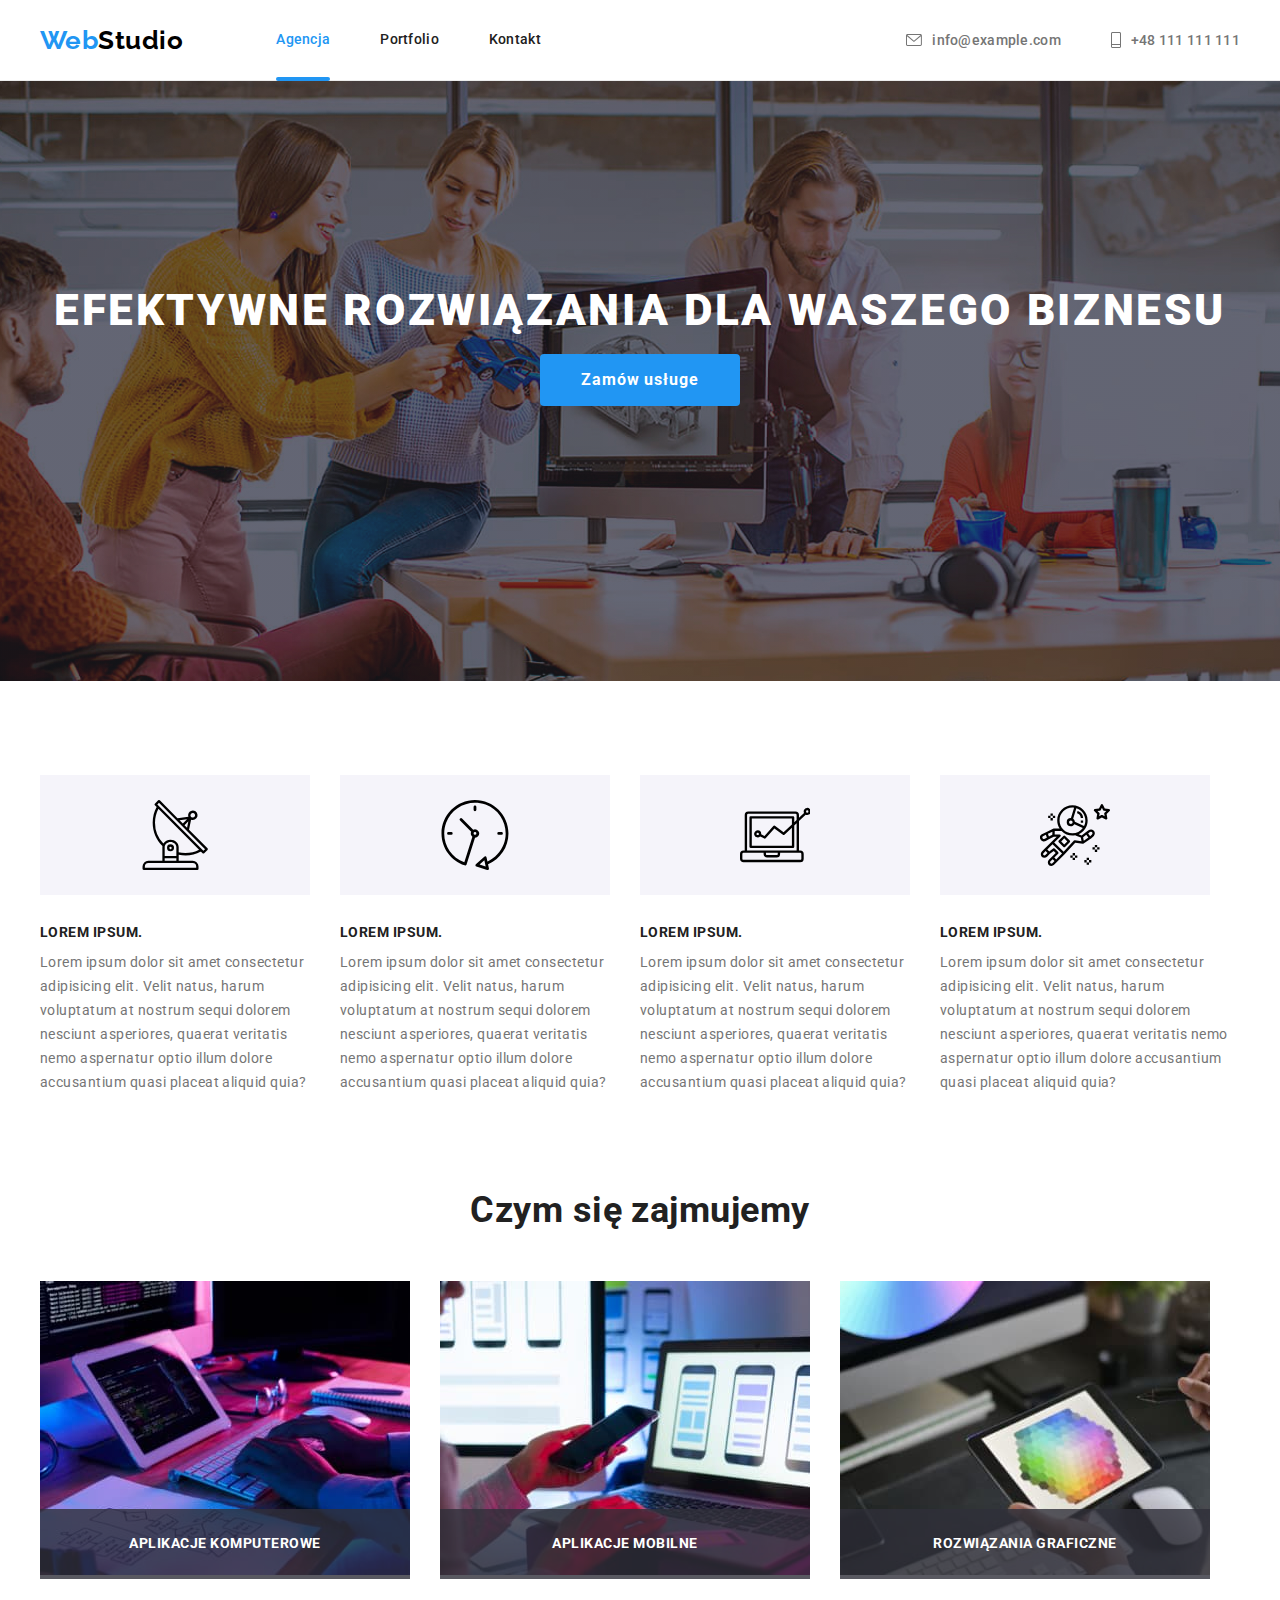
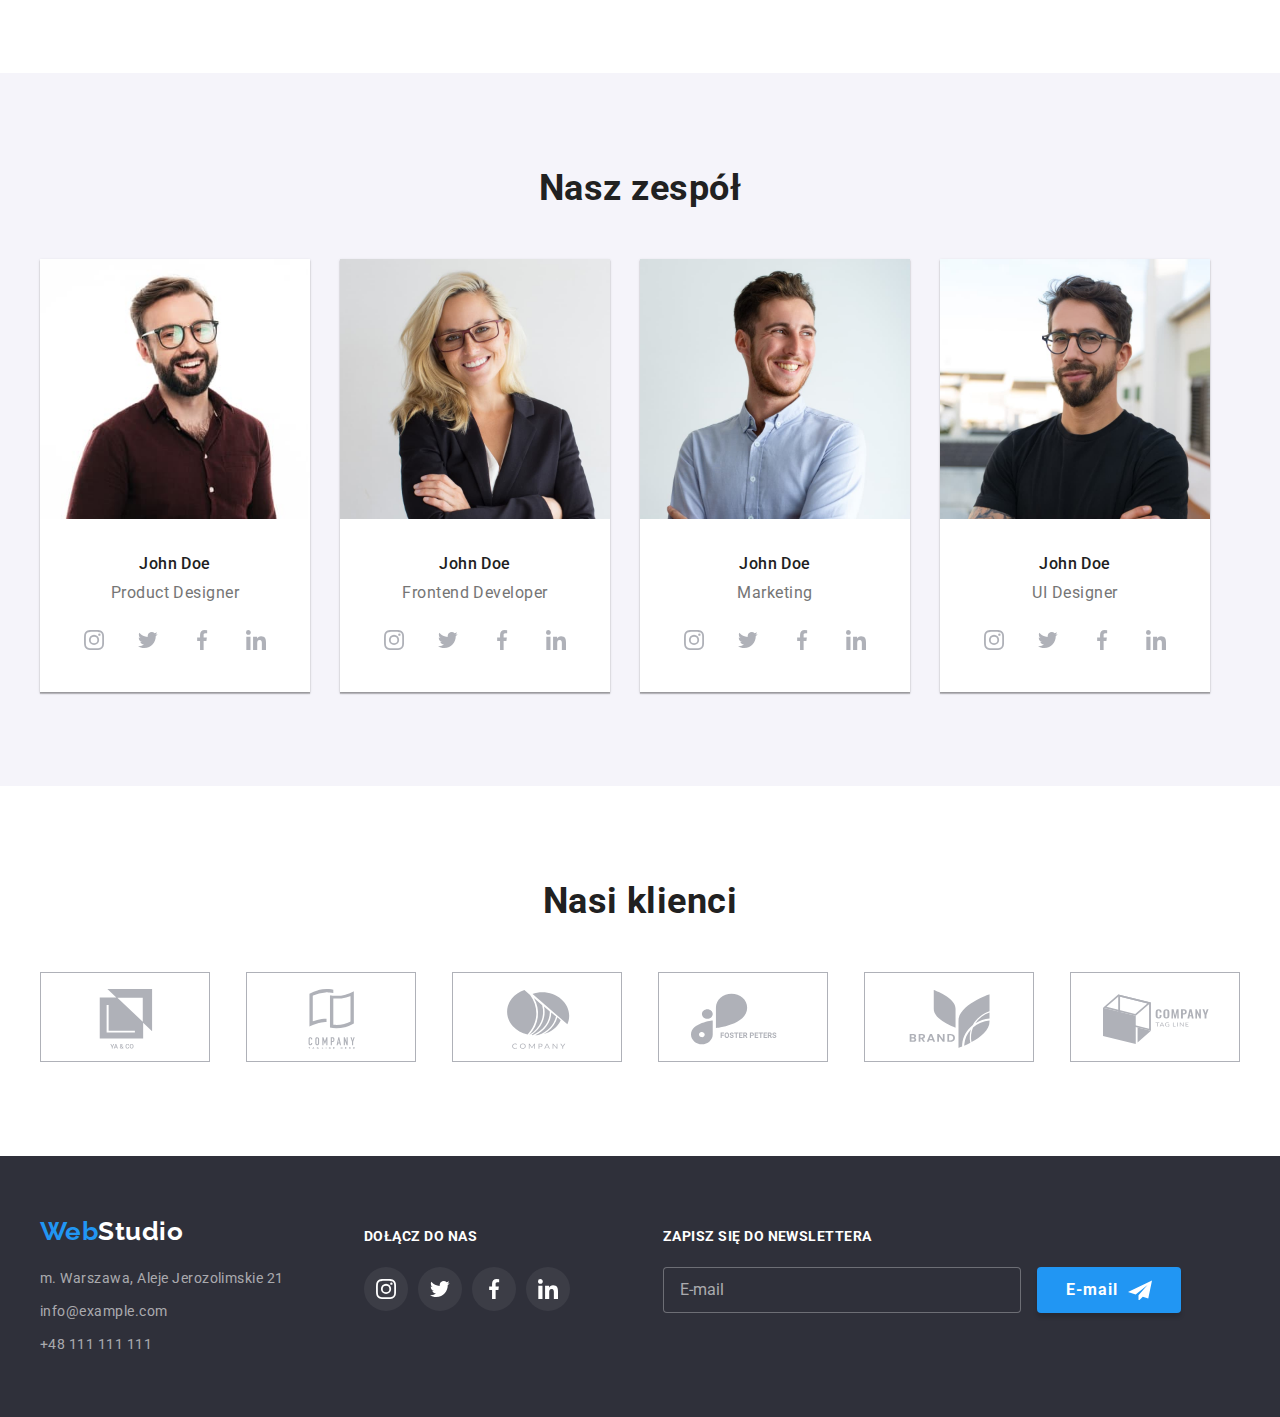
<file: index.html>
<!DOCTYPE html>
<html lang="en">

<head>
  <meta charset="UTF-8" />
  <meta http-equiv="X-UA-Compatible" content="IE=edge" />
  <meta name="viewport" content="width=device-width, initial-scale=1.0" />
  <title>goit-markup-hw-07</title>
  <link href="https://fonts.googleapis.com/css2?family=Raleway:wght@700&family=Roboto:wght@400;500;700;900&display=swap"
    rel="stylesheet" />
  <link rel="stylesheet" href="https://cdnjs.cloudflare.com/ajax/libs/modern-normalize/1.1.0/modern-normalize.css">
  <link rel="stylesheet" href="./css/main.min.css">
</head>

<body>
  <header class="header">
    <div class="container header__section">
      <nav class="header__nav">
      <a href="index.html" class="link logo header__logo">Web<span class="header__logo--black">Studio</span></a>

      <ul class="nav list">
        <li class="nav__item">
          <a href="index.html" class="link nav__link nav__link--current">Agencja</a>
        </li>
        <li class="nav__item">
          <a href="portfolio.html" class="link nav__link">Portfolio</a>
        </li>
        <li class="nav__item"><a href="Kontakt" class="link nav__link">Kontakt</a></li>
      </ul>
      </nav>
      <ul class="header-contact list header-contact__list">
        <li class="header-contact__item">
          <a href="mailto:info@example.com" class="link header-contact__link"><svg class="header-contact__icon" width="16"
              height="12">
              <use href="./images/icons.svg#icon-envelope"></use>
            </svg>info@example.com</a>
        </li>
        <li class="header-contact__item">
          <a href="tel:+48111111111" class="link header-contact__link"><svg class="header-contact__icon" width="10" height="16">
              <use href="./images/icons.svg#icon-mobile"></use>
            </svg>+48 111 111 111</a>
        </li>
      </ul>
    </div>
  </header>
  <main>
    <section class="main">
      <h class="main__title">
        EFEKTYWNE ROZWIĄZANIA DLA WASZEGO BIZNESU
        </h1><br />
        <button class="main__btn" type="button" data-modal-open>Zamów usługe</button>
    </section>
    <section class="features">
      <div class="container">
        <ul class="list features-list">
          <li class="features-list__item">
            <div class="features-list__icon-fon">
              <svg class="features-list__icon" width="70" height="70">
                <use href="./images/icons.svg#icon-antenna"></use>
              </svg>
            </div>
            <h4 class="features-list__title">Lorem ipsum.</h4>
            <p class="features-list__text">
              Lorem ipsum dolor sit amet consectetur adipisicing elit. Velit
              natus, harum voluptatum at nostrum sequi dolorem nesciunt
              asperiores, quaerat veritatis nemo aspernatur optio illum dolore
              accusantium quasi placeat aliquid quia?
            </p>
          </li>
          <li class="features-list__item">
            <div class="features-list__icon-fon">
              <svg class="features-list__icon" width="70" height="70">
                <use href="./images/icons.svg#icon-clock"></use>
              </svg>
            </div>
            <h4 class="features-list__title">Lorem ipsum.</h4>
            <p class="features-list__text">
              Lorem ipsum dolor sit amet consectetur adipisicing elit. Velit
              natus, harum voluptatum at nostrum sequi dolorem nesciunt
              asperiores, quaerat veritatis nemo aspernatur optio illum dolore
              accusantium quasi placeat aliquid quia?
            </p>
          </li>
          <li class="features-list__item">
            <div class="features-list__icon-fon">
              <svg class="features-list__icon" width="70" height="70">
                <use href="./images/icons.svg#icon-diagram"></use>
              </svg>
            </div>
            <h4 class="features-list__title">Lorem ipsum.</h4>
            <p class="features-list__text">
              Lorem ipsum dolor sit amet consectetur adipisicing elit. Velit
              natus, harum voluptatum at nostrum sequi dolorem nesciunt
              asperiores, quaerat veritatis nemo aspernatur optio illum dolore
              accusantium quasi placeat aliquid quia?
            </p>
          </li>
          <li class="features-list__item">
            <div class="features-list__icon-fon">
              <svg class="features-list__icon" width="70" height="70">
                <use href="./images/icons.svg#icon-astronaut"></use>
              </svg>
            </div>
            <h4 class="features-list__title">Lorem ipsum.</h4>
            <p class="features-list__text">
              Lorem ipsum dolor sit amet consectetur adipisicing elit. Velit
              natus, harum voluptatum at nostrum sequi dolorem nesciunt
              asperiores, quaerat veritatis nemo aspernatur optio illum dolore
              accusantium quasi placeat aliquid quia?
            </p>
          </li>
        </ul>
      </div>
    </section>
    <section class="work">
      <div class="container">
        <h2 class="work__title section-title">Czym się zajmujemy</h2>
        <ul class="work-list list">
          <li class="work-list__item">
            <img src="images/ipad_chart_op.jpg" alt="Pisanie kodu na urządzeniach mobilnych" width="370" height="294" />
            <p class="work-list__text">APLIKACJE KOMPUTEROWE</p>
          </li>
          <li class="work-list__item">
            <img src="images/iphone_op.jpg" alt="Układanie layout na urządzenia mobilne" width="370" height="294" />
            <p class="work-list__text">APLIKACJE MOBILNE</p>
          </li>
          <li class="work-list__item">
            <img src="images/ipad_rgb_op.jpg" alt="Wybór kolorów z palety" width="370" height="294" />
            <p class="work-list__text">ROZWIĄZANIA GRAFICZNE</p>
          </li>
        </ul>
      </div>
    </section>
    <section class="team">
      <div class="container">
        <h2 class="section-title team__title">Nasz zespół</h2>
        <ul class="team-list list">
          <li class="team-list__item">
            <img src="images/prod_designer_op.jpg" alt="Product Designer" width="270" height="260" />
            <div class="team-list__workers">
              <h3 class="team-list__worker">John Doe</h3>
              <p class="team-list__possition">Product Designer</p>
              <ul class="team-list__social-list list">
                <li class="team-list__social-item">
                  <a class="team-list__social-link link" href="">
                    <svg class="team-list__social-icon" width="20" height="20">
                      <use href="./images/icons.svg#icon-instagram"></use>
                    </svg>
                  </a>
                </li>

                <li class="team-list__social-item">
                  <a class="team-list__social-link link" href="">
                    <svg class="team-list__social-icon" width="20" height="20">
                      <use href="./images/icons.svg#icon-twitter"></use>
                    </svg>
                  </a>
                </li>

                <li class="team-list__social-item">
                  <a class="team-list__social-link link" href="">
                    <svg class="team-list__social-icon" width="20" height="20">
                      <use href="./images/icons.svg#icon-facebook"></use>
                    </svg>
                  </a>
                </li>

                <li class="team-list__social-item">
                  <a class="team-list__social-link link" href="">
                    <svg class="team-list__social-icon" width="20" height="20">
                      <use href="./images/icons.svg#icon-linkedin"></use>
                    </svg>
                  </a>
                </li>
              </ul>
            </div>
          </li>
          <li class="team-list__item">
            <img src="images/developer_op.jpg" alt="Frontend Developer" width="270" height="260" />
            <div class="team-list__workers">
              <h3 class="team-list__worker">John Doe</h3>
              <p class="team-list__possition">Frontend Developer</p>
              <ul class="team-list__social-list list">
                <li class="team-list__social-item">
                  <a class="team-list__social-link link" href="">
                    <svg class="team-list__social-icon" width="20" height="20">
                      <use href="./images/icons.svg#icon-instagram"></use>
                    </svg>
                  </a>
                </li>

                <li class="team-list__social-item">
                  <a class="team-list__social-link link" href="">
                    <svg class="team-list__social-icon" width="20" height="20">
                      <use href="./images/icons.svg#icon-twitter"></use>
                    </svg>
                  </a>
                </li>

                <li class="team-list__social-item">
                  <a class="team-list__social-link link" href="">
                    <svg class="team-list__social-icon" width="20" height="20">
                      <use href="./images/icons.svg#icon-facebook"></use>
                    </svg>
                  </a>
                </li>

                <li class="team-list__social-item">
                  <a class="team-list__social-link link" href="">
                    <svg class="team-list__social-icon" width="20" height="20">
                      <use href="./images/icons.svg#icon-linkedin"></use>
                    </svg>
                  </a>
                </li>
              </ul>
            </div>
          </li>
          <li class="team-list__item">
            <img src="images/masrketing_op.jpg" alt="Marketing" width="270" height="260" />
            <div class="team-list__workers">
              <h3 class="team-list__worker">John Doe</h3>
              <p class="team-list__possition">Marketing</p>
              <ul class="team-list__social-list list">
                <li class="team-list__social-item">
                  <a class="team-list__social-link link" href="">
                    <svg class="team-list__social-icon" width="20" height="20">
                      <use href="./images/icons.svg#icon-instagram"></use>
                    </svg>
                  </a>
                </li>

                <li class="team-list__social-item">
                  <a class="team-list__social-link link" href="">
                    <svg class="team-list__social-icon" width="20" height="20">
                      <use href="./images/icons.svg#icon-twitter"></use>
                    </svg>
                  </a>
                </li>

                <li class="team-list__social-item">
                  <a class="team-list__social-link link" href="">
                    <svg class="team-list__social-icon" width="20" height="20">
                      <use href="./images/icons.svg#icon-facebook"></use>
                    </svg>
                  </a>
                </li>

                <li class="team-list__social-item">
                  <a class="team-list__social-link link" href="">
                    <svg class="team-list__social-icon" width="20" height="20">
                      <use href="./images/icons.svg#icon-linkedin"></use>
                    </svg>
                  </a>
                </li>
              </ul>
            </div>
          </li>
          <li class="team-list__item">
            <img src="images/ui_designer_op.jpg" alt="UI Designer" width="270" height="260" />
            <div class="team-list__workers">
              <h3 class="team-list__worker">John Doe</h3>
              <p class="team-list__possition">UI Designer</p>
              <ul class="team-list__social-list list">
                <li class="team-list__social-item">
                  <a class="team-list__social-link link" href="">
                    <svg class="team-list__social-icon" width="20" height="20">
                      <use href="./images/icons.svg#icon-instagram"></use>
                    </svg>
                  </a>
                </li>

                <li class="team-list__social-item">
                  <a class="team-list__social-link link" href="">
                    <svg class="team-list__social-icon" width="20" height="20">
                      <use href="./images/icons.svg#icon-twitter"></use>
                    </svg>
                  </a>
                </li>

                <li class="team-list__social-item">
                  <a class="team-list__social-link link" href="">
                    <svg class="team-list__social-icon" width="20" height="20">
                      <use href="./images/icons.svg#icon-facebook"></use>
                    </svg>
                  </a>
                </li>

                <li class="team-list__social-item">
                  <a class="team-list__social-link link" href="">
                    <svg class="team-list__social-icon" width="20" height="20">
                      <use href="./images/icons.svg#icon-linkedin"></use>
                    </svg>
                  </a>
                </li>
              </ul>
      </div>
    </section>
    <section class="client">
      <div class="container">
        <h2 class="client__title">Nasi klienci</h2>
        <ul class="client__list customers list">
          <li class="customer__item">
            <a class="customers__link link" href="">
              <svg class="customers__icon" width="106" height="60">
                <use href="./images/icons.svg#icon-yaco"></use>
              </svg>
            </a>
          </li>

          <li class="customer__item">
            <a class="customers__link link" href="">
              <svg class="customers__icon" width="106" height="60">
                <use href="./images/icons.svg#icon-company"></use>
              </svg>
            </a>
          </li>

          <li class="customer__item">
            <a class="customers__link link" href="">
              <svg class="customers__icon" width="106" height="60">
                <use href="./images/icons.svg#icon-company2"></use>
              </svg>
            </a>
          </li>

          <li class="customer__item">
            <a class="customers__link link" href="">
              <svg class="customers__icon" width="106" height="60">
                <use href="./images/icons.svg#icon-foster"></use>
              </svg>
            </a>
          </li>

          <li class="customer__item">
            <a class="customers__link link" href="">
              <svg class="customers__icon" width="106" height="60">
                <use href="./images/icons.svg#icon-brand"></use>
              </svg>
            </a>
          </li>
          <li class="customer__item">
            <a class="customers__link link" href="">
              <svg class="customers__icon" width="106" height="60">
                <use href="./images/icons.svg#icon-tag"></use>
              </svg>
            </a>
          </li>
        </ul>
      </div>
    </section>
  </main>
  <footer class="footer">
    <div class="container">
      <div class="footer__flex">
        <div class="footer__contacts-flex">
          <a href="index.html" class="link logo">Web<span class="footer__logo--white">Studio</span></a>
          <address class="footer-contact">
            <ul class="list footer-contact__list">
              <li class="footer-contact__item">
                <a
                      class="footer-contact__link footer-contact__address link"
                      href="https://goo.gl/maps/LYXFkN4VjgdhRWMN6"
                      target="_blank"
                      rel="noreferrer noopener"
                      >m. Warszawa, Aleje Jerozolimskie 21</a></li>
              <li class="footer-contact__item">
                <a href="mailto:info@example.com" class="footer-contact__link link">info@example.com</a>
              </li>
              <li class="footer-contact__item">
                <a href="tel:+48111111111" class="link footer-contact__link">+48 111 111 111</a>
              </li>
            </ul>
          </address>
        </div>
        <div class="social-section">
          <p class="social-section__text">DOŁĄCZ DO NAS</p>
          <ul class="footer-list list">
            <li class="footer-list__item">
              <a class="footer-list__link" href="https://www.instagram.com/">
                <svg class="footer-list__icon" width="20" height="20">
                  <use href="./images/icons.svg#icon-instagram"></use>
                </svg>
              </a>
            </li class="footer-list__item">
            <li>
              <a class="footer-list__link" href="https://twitter.com/">
                <svg class="footer-list__icon" width="20" height="20">
                  <use href="./images/icons.svg#icon-twitter"></use>
                </svg>
              </a>
            </li>
            <li class="footer-list__item">
              <a class="footer-list__link" href="https://www.facebook.com/">
                <svg class="footer-list__icon" width="20" height="20">
                  <use href="./images/icons.svg#icon-facebook"></use>
                </svg>
              </a>
            </li>
            <li class="footer-list__item">
              <a class="footer-list__link" href="https://www.linkedin.com/">
                <svg class="footer-list__icon" width="20" height="20">
                  <use href="./images/icons.svg#icon-linkedin"></use>
                </svg>
              </a>
            </li>
          </ul>
        </div>
        <div class="footer-submit">
          <p class="footer-submit__text">ZAPISZ SIĘ DO NEWSLETTERA</p>
          <div class="footer-submit__form">
            <label class="footer-submit__label" for="submit-mail"></label>
            <input class="footer-submit__input" type="email" name="submit-mail" id="submit-mail" placeholder="E-mail">
            <button class="footer-submit__btn" type="submit">E-mail</button>
          </div>
        </div>
      </div>
  </footer>
  <div class="backdrop is-hidden" data-modal>
    <div class="modal">
        <button type="button" class="close-btn" data-modal-close>
          <svg class="modal-icon" width="11" height="11">
            <use href="./images/icons.svg#icon-vector"></use>
          </svg>
        </button>
        <form class="form">
          <span class="form-title">Zostaw swoje dane w formularzu poniżej</span>
               
          <div class="form-field top-title">
            <label class="form-label" for="name">Imie</label>
            <input class="form-input" type="text" name="name" id="name" required>
            <svg class="input-icon" width="12" height="12">
              <use
                  href="./images/icons.svg#icon-name"
              ></use>
            </svg>
          </div>
          <div class="form-field">
            <label class="form-label" for="tel">Telefon</label>
            <input class="form-input" type="tel" name="tel" id="tel" required>
            <svg class="input-icon" width="12" height="12">
              <use
                  href="./images/icons.svg#icon-tel"
              ></use>
            </svg>
          </div>
          <div class="form-field">
            <label class="form-label" for="email">Email</label>
            <input class="form-input" type="email" name="email" id="email" required>
            <svg class="input-icon" width="12" height="12">
              <use
                  href="./images/icons.svg#icon-mail"
              ></use>
            </svg>
          </div>
          <div class="form-field">
            <label class="comment-label" for="comment">Komentarz</label>
            <textarea class="comment" name="comment" id="comment" rows="9" placeholder="Wprowadź tekst"></textarea>
          </div>
          <div class="form-field-chek">
            
            <label class="policy-label" for="policy"></a> 
              <input class="form-checkbox" type="checkbox" name="policy" id="policy" required>
              <span class="icon-chek"></span>
              Oświadczam iż akceptuję <a class="policy-link" href=" ">Regulamin</a>&nbsp;i<a class="policy-link" href="">Politykę Prywatności</a>
            </label>
          </div>
          <button class="form-btn" type="submit">Wyślij</button>
        </form>
    </div>
  </div>
  <script src="./js/modal.js"></script>
</body>

</html>
</file>
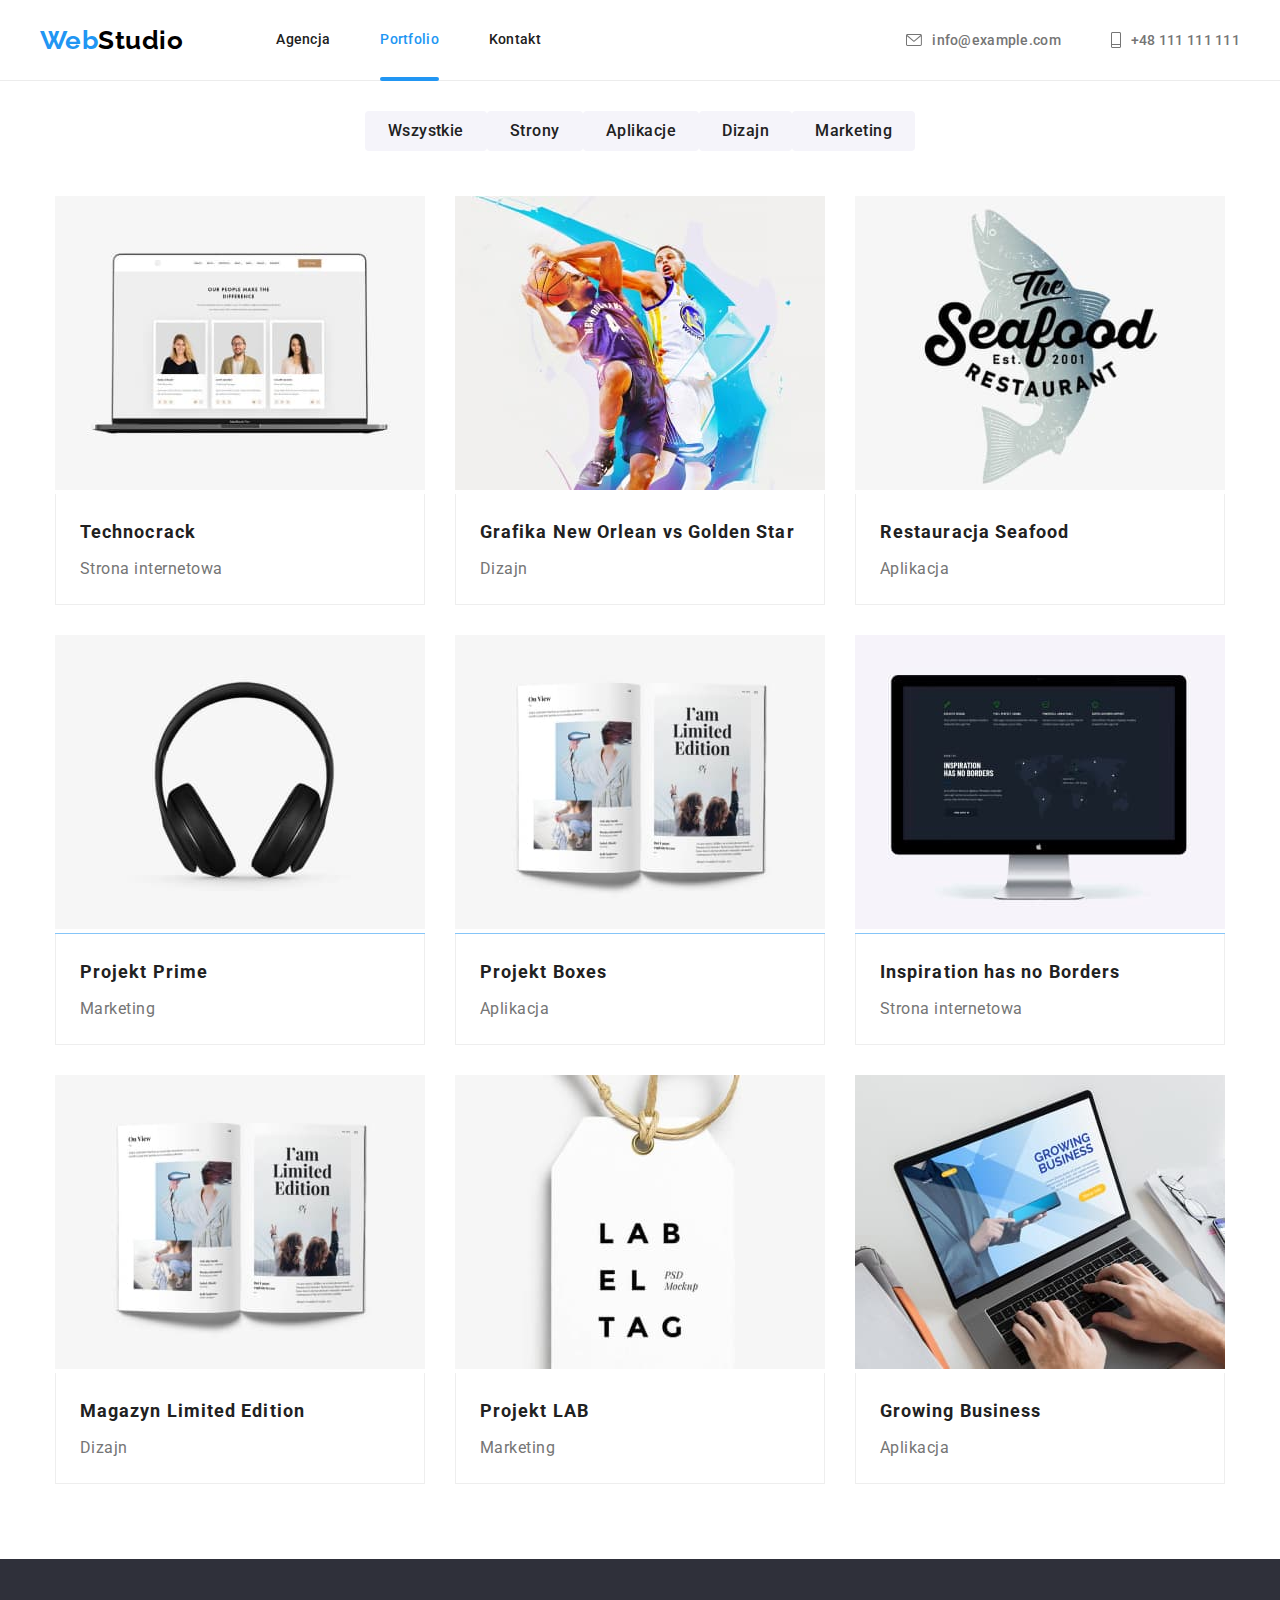
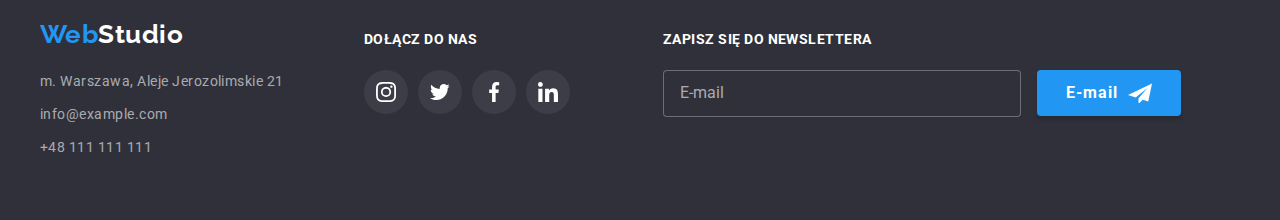
<file: portfolio.html>
<!DOCTYPE html>
<html lang="en">

<head>
  <meta charset="UTF-8" />
  <meta http-equiv="X-UA-Compatible" content="IE=edge" />
  <meta name="viewport" content="width=device-width, initial-scale=1.0" />
  <title>goit-markup-hw-07</title>
  <link href="https://fonts.googleapis.com/css2?family=Raleway:wght@700&family=Roboto:wght@400;500;700;900&display=swap"
    rel="stylesheet" />
  <link rel="stylesheet" href="https://cdnjs.cloudflare.com/ajax/libs/modern-normalize/1.1.0/modern-normalize.css" />
  <link rel="stylesheet" href="./css/main.min.css" />
</head>

<body>
  <header class="header">
    <div class="container header__section">
      <nav class="header__nav">
      <a href="index.html" class="link logo header__logo">Web<span class="header__logo--black">Studio</span></a>

      <ul class="nav list">
        <li class="nav__item">
          <a href="index.html" class="link nav__link">Agencja</a>
        </li>
        <li class="nav__item">
          <a href="portfolio.html" class="link nav__link nav__link--current">Portfolio</a>
        </li>
        <li class="nav__item"><a href="Kontakt" class="link nav__link">Kontakt</a></li>
      </ul>
      </nav>
      <ul class="header-contact list header-contact__list">
        <li class="header-contact__item">
          <a href="mailto:info@example.com" class="link header-contact__link"><svg class="header-contact__icon" width="16"
              height="12">
              <use href="./images/icons.svg#icon-envelope"></use>
            </svg>info@example.com</a>
        </li>
        <li class="header-contact__item">
          <a href="tel:+48111111111" class="link header-contact__link"><svg class="header-contact__icon" width="10" height="16">
              <use href="./images/icons.svg#icon-mobile"></use>
            </svg>+48 111 111 111</a>
        </li>
      </ul>
    </div>
  </header>
  <main>
    <section class="portfolio-section">
      <div class="container">
        <ul class="list portfolio-button__list">
          <li class="portfolio-button-item"><button class="portfolio-button" type="button">Wszystkie</button></li>
          <li class="portfolio-button-item"><button class="portfolio-button" type="button">Strony</button></li>
          <li class="portfolio-button-item"><button class="portfolio-button" type="button">Aplikacje</button></li>
          <li class="portfolio-button-item"><button class="portfolio-button" type="button">Dizajn</button></li>
          <li class="portfolio-button-item"><button class="portfolio-button" type="button">Marketing</button></li>
        </ul>
      </div>
    </section>
    <section>
      <div class="container">
        <ul class="list portfolio-list">
          <li class="portfolio-item">
            <div class="portfolio-description">
              <img src="images/laptop_op.jpg" alt="Laptop" width="370" height="294" />
              <div class="portfolio-overlay">
                <p class="portfolio-description__text">Lorem ipsum dolor sit, amet consectetur adipisicing elit. Animi
                  exercitationem maiores doloremque ut, culpa itaque, laboriosam id, voluptate voluptas molestiae
                  ratione vero accusantium alias odio doloribus at amet dolorem beatae.</p>
              </div>
            </div>
            <div class="portfolio-border">
              <h3 class="portfolio-list__title">Technocrack</h3>
              <p class="portfolio-list__text">Strona internetowa</p>
            </div>
          </li>
          <li class="portfolio-item">
            <div class="portfolio-description">
              <img src="images/basketball_op.jpg" alt="Playing basketball" width="370" height="294" />
              <div class="portfolio-overlay">
                <p class="portfolio-description__text">Lorem ipsum dolor sit, amet consectetur adipisicing elit. Animi
                  exercitationem maiores doloremque ut, culpa itaque, laboriosam id, voluptate voluptas molestiae
                  ratione vero accusantium alias odio doloribus at amet dolorem beatae.</p>
              </div>
            </div>
            <div class="portfolio-border">
              <h3 class="portfolio-list__title">Grafika New Orlean vs Golden Star</h3>
              <p class="portfolio-list__text">Dizajn</p>
            </div>
          </li>
          <li class="portfolio-item">
            <div class="portfolio-description">
              <img src="images/seafood_op.jpg" alt="Seafood poster" width="370" height="294" />
              <div class="portfolio-overlay">
                <p class="portfolio-description__text">Lorem ipsum dolor sit, amet consectetur adipisicing elit. Animi
                  exercitationem maiores doloremque ut, culpa itaque, laboriosam id, voluptate voluptas molestiae
                  ratione vero accusantium alias odio doloribus at amet dolorem beatae.</p>
              </div>
            </div>
            <div class="portfolio-border">
              <h3 class="portfolio-list__title">Restauracja Seafood</h3>
              <p class="portfolio-list__text">Aplikacja</p>
            </div>
          </li>
          <li class="portfolio-item">
            <div class="portfolio-description">
              <img src="images/headphones_op.jpg" alt="Headphones" width="370" height="294" />
              <div class="portfolio-overlay">
                <p class="portfolio-description__text">Lorem ipsum dolor sit, amet consectetur adipisicing elit. Animi
                  exercitationem maiores doloremque ut, culpa itaque, laboriosam id, voluptate voluptas molestiae
                  ratione vero accusantium alias odio doloribus at amet dolorem beatae.</p>
              </div>
            </div>
            <div class="portfolio-border">
              <h3 class="portfolio-list__title">Projekt Prime</h3>
              <p class="portfolio-list__text">Marketing</p>
            </div>
          </li>
          <li class="portfolio-item">
            <div class="portfolio-description">
              <img src="images/book_op.jpg" alt="Box" width="370" height="294" />
              <div class="portfolio-overlay">
                <p class="portfolio-description__text">Lorem ipsum dolor sit, amet consectetur adipisicing elit. Animi
                  exercitationem maiores doloremque ut, culpa itaque, laboriosam id, voluptate voluptas molestiae
                  ratione vero accusantium alias odio doloribus at amet dolorem beatae.</p>
              </div>
            </div>
            <div class="portfolio-border">
              <h3 class="portfolio-list__title">Projekt Boxes</h3>
              <p class="portfolio-list__text">Aplikacja</p>
            </div>
          </li>
          <li class="portfolio-item">
            <div class="portfolio-description">
              <img src="images/imac_op.jpg" alt="iMac" width="370" height="294" />
              <div class="portfolio-overlay">
                <p class="portfolio-description__text">Lorem ipsum dolor sit, amet consectetur adipisicing elit. Animi
                  exercitationem maiores doloremque ut, culpa itaque, laboriosam id, voluptate voluptas molestiae
                  ratione vero accusantium alias odio doloribus at amet dolorem beatae.</p>
              </div>
            </div>
            <div class="portfolio-border">
              <h3 class="portfolio-list__title">Inspiration has no Borders</h3>
              <p class="portfolio-list__text">Strona internetowa</p>
            </div>
          </li>
          <li class="portfolio-item">
            <div class="portfolio-description">
              <img src="images/book_op.jpg" alt="Book" width="370" height="294" />
              <div class="portfolio-overlay">
                <p class="portfolio-description__text">Lorem ipsum dolor sit, amet consectetur adipisicing elit. Animi
                  exercitationem maiores doloremque ut, culpa itaque, laboriosam id, voluptate voluptas molestiae
                  ratione vero accusantium alias odio doloribus at amet dolorem beatae.</p>
              </div>
            </div>
            <div class="portfolio-border">
              <h3 class="portfolio-list__title">Magazyn Limited Edition</h3>
              <p class="portfolio-list__text">Dizajn</p>
            </div>
          </li>
          <li class="portfolio-item">
            <div class="portfolio-description">
              <img src="images/label_op.jpg" alt="Label" width="370" height="294" />
              <div class="portfolio-overlay">
                <p class="portfolio-description__text">Lorem ipsum dolor sit, amet consectetur adipisicing elit. Animi
                  exercitationem maiores doloremque ut, culpa itaque, laboriosam id, voluptate voluptas molestiae
                  ratione vero accusantium alias odio doloribus at amet dolorem beatae.</p>
              </div>
            </div>
            <div class="portfolio-border">
              <h3 class="portfolio-list__title">Projekt LAB</h3>
              <p class="portfolio-list__text">Marketing</p>
            </div>
          </li>
          <li class="portfolio-item">
            <div class="portfolio-description">
              <img src="images/laptop-writing_op.jpg" alt="Writing on laptop" width="370" height="294" />
              <div class="portfolio-overlay">
                <p class="portfolio-description__text">Lorem ipsum dolor sit, amet consectetur adipisicing elit. Animi
                  exercitationem maiores doloremque ut, culpa itaque, laboriosam id, voluptate voluptas molestiae
                  ratione vero accusantium alias odio doloribus at amet dolorem beatae.</p>
              </div>
            </div>
            <div class="portfolio-border">
              <h3 class="portfolio-list__title">Growing Business</h3>
              <p class="portfolio-list__text">Aplikacja</p>
            </div>
          </li>
        </ul>
      </div>
    </section>
  </main>
  <footer class="footer">
    <div class="container">
      <div class="footer__flex">
        <div class="footer__contacts-flex">
          <a href="index.html" class="link logo">Web<span class="footer__logo--white">Studio</span></a>
          <address class="footer-contact">
            <ul class="list footer-contact__list">
              <li class="footer-contact__item">
                <a
                      class="footer-contact__link footer-contact__address link"
                      href="https://goo.gl/maps/LYXFkN4VjgdhRWMN6"
                      target="_blank"
                      rel="noreferrer noopener"
                      >m. Warszawa, Aleje Jerozolimskie 21</a></li>
              <li class="footer-contact__item">
                <a href="mailto:info@example.com" class="footer-contact__link link">info@example.com</a>
              </li>
              <li class="footer-contact__item">
                <a href="tel:+48111111111" class="link footer-contact__link">+48 111 111 111</a>
              </li>
            </ul>
          </address>
        </div>
        <div class="social-section">
          <p class="social-section__text">DOŁĄCZ DO NAS</p>
          <ul class="footer-list list">
            <li class="footer-list__item">
              <a class="footer-list__link" href="https://www.instagram.com/">
                <svg class="footer-list__icon" width="20" height="20">
                  <use href="./images/icons.svg#icon-instagram"></use>
                </svg>
              </a>
            </li class="footer-list__item">
            <li>
              <a class="footer-list__link" href="https://twitter.com/">
                <svg class="footer-list__icon" width="20" height="20">
                  <use href="./images/icons.svg#icon-twitter"></use>
                </svg>
              </a>
            </li>
            <li class="footer-list__item">
              <a class="footer-list__link" href="https://www.facebook.com/">
                <svg class="footer-list__icon" width="20" height="20">
                  <use href="./images/icons.svg#icon-facebook"></use>
                </svg>
              </a>
            </li>
            <li class="footer-list__item">
              <a class="footer-list__link" href="https://www.linkedin.com/">
                <svg class="footer-list__icon" width="20" height="20">
                  <use href="./images/icons.svg#icon-linkedin"></use>
                </svg>
              </a>
            </li>
          </ul>
        </div>
        <div class="footer-submit">
          <p class="footer-submit__text">ZAPISZ SIĘ DO NEWSLETTERA</p>
          <div class="footer-submit__form">
            <label class="footer-submit__label" for="submit-mail"></label>
            <input class="footer-submit__input" type="email" name="submit-mail" id="submit-mail" placeholder="E-mail">
            <button class="footer-submit__btn" type="submit">E-mail</button>
          </div>
        </div>
      </div>
  </footer>
  <script src="js/modal.js"></script>
</body>

</html>
</file>
<file: css/main.min.css>
:root{--primary-text-color: #212121;--secondary-text-color: #757575;--white-text-color: #ffffff;--accent-color: #2196f3;--black-logo-color: #000000;--footer-text-color: rgba(255, 255, 255, 0.6);--white-background-color: #ffffff;--hero-background-color: #2f303a;--team-background-color: #f5f4fa}.portfolio-section{padding-top:30px;padding-bottom:30px}.portfolio-button__list{display:flex;justify-content:center}.portfolio-button__item:not(:last-child){margin-right:8px}.portfolio-item:hover .portfolio-overlay{transform:translateY(0)}.portfolio-description{position:relative;overflow:hidden}.portfolio-overlay{position:absolute;display:inline-block;content:"";width:100%;height:100%;top:0;left:0;background-color:rgba(33,150,243,.9);transform:translateY(100%);transition:transform 250ms cubic-bezier(0.4, 0, 0.2, 1)}.portfolio-description__text{position:absolute;top:0;left:0;padding:63px 24px;font-size:18px;line-height:1.56;color:var(--white-text-color)}.portfolio-button{display:inline-block;min-width:73px;border-radius:4px;border:1px solid rgba(0,0,0,0);padding:6px 22px;font-family:"Roboto";font-weight:500;font-size:16px;line-height:1.63;letter-spacing:.03em;text-align:center;background-color:var(--team-background-color);color:var(--primary-text-color);cursor:pointer;transition:background-color 250ms cubic-bezier(0.4, 0, 0.2, 1),color 250ms cubic-bezier(0.4, 0, 0.2, 1),box-shadow 250ms cubic-bezier(0.4, 0, 0.2, 1)}.portfolio-button:hover,.portfolio-button:focus{background-color:var(--accent-color);color:var(--white-text-color);box-shadow:0px 3px 1px rgba(0,0,0,.1),0px 1px 2px rgba(0,0,0,.08),0px 2px 2px rgba(0,0,0,.12)}.portfolio-list{display:flex;flex-wrap:wrap;justify-content:space-between;padding-bottom:60px}.portfolio-item{margin:15px;transition:box-shadow 250ms cubic-bezier(0.4, 0, 0.2, 1)}.portfolio-item:hover,.portfolio-item:focus{box-shadow:0px 3px 1px rgba(0,0,0,.1),0px 1px 2px rgba(0,0,0,.08),0px 2px 2px rgba(0,0,0,.12)}.portfolio-border{border:1px solid #eee;border-top:rgba(0,0,0,0);padding:20px 24px}.portfolio-list__title{font-weight:700;font-size:18px;line-height:2;letter-spacing:.06em}.portfolio-list__text{margin-top:4px;font-size:16px;line-height:1.87;color:var(--secondary-text-color)}.container{width:1200px;margin-left:auto;margin-right:auto}body{font-family:"Roboto";letter-spacing:.03em;background-color:var(--white-background-color);color:var(--primary-text-color)}.list{list-style:none}.link{text-decoration:none}h1,h2,h3,h4,h5,h6,p,ul{margin:0;padding:0}.logo{font-family:"Raleway";font-weight:700;font-size:26px;line-height:1.19;align-items:center;text-align:center;color:var(--accent-color)}.backdrop{position:fixed;display:flex;align-items:center;justify-content:center;width:100vw;height:100vh;background-color:rgba(0,0,0,.2);top:0;transition:opacity 250ms cubic-bezier(0.4, 0, 0.2, 1),visibility 250ms cubic-bezier(0.4, 0, 0.2, 1)}.backdrop.is-hidden{opacity:0;visibility:hidden;pointer-events:none}.backdrop.is-hidden .modal{transform:scale(2)}.modal{width:528px;min-height:581px;background-color:#fff;position:relative;transform:scale(1);transition:transform 250ms cubic-bezier(0.4, 0, 0.2, 1)}.modal-icon{fill:var(--black-logo-color);transition:fill 250ms cubic-bezier(0.4, 0, 0.2, 1)}.close-btn{position:absolute;display:flex;align-items:center;justify-content:center;right:8px;top:8px;background-color:rgba(0,0,0,0);border-radius:50%;width:30px;height:30px;border:1px solid rgba(0,0,0,.1);cursor:pointer}.close-btn:hover .modal-icon{fill:var(--accent-color)}.form{width:528px;margin-left:auto;margin-right:auto;padding:40px}.form-title{font-weight:700;font-size:20px;line-height:1.15;text-align:center}.top-title{margin-top:12px}.form-field{position:relative;display:flex;flex-direction:column;margin-bottom:10px}.form-label,.comment-label{font-size:12px;line-height:1.17;letter-spacing:.01em;color:var(--secondary-text-color);margin-bottom:4px}.form-input{width:100%;margin:0;padding:11px 42px;border:1px solid rgba(33,33,33,.2);border-radius:4px;outline:none;transition:border-color 250ms cubic-bezier(0.4, 0, 0.2, 1)}.form-input:focus{border-color:var(--accent-color)}.form-input:focus~.input-icon{fill:var(--accent-color)}.input-icon{position:absolute;top:50%;left:15px;transform:translateY(25%);display:inline-block;width:12px;height:12px;transition:fill 250ms cubic-bezier(0.4, 0, 0.2, 1)}textarea{resize:none;border:1px solid rgba(33,33,33,.2);border-radius:4px;padding:12px 16px;font-size:12px;line-height:1.17;letter-spacing:.01em;height:120px;outline:none;transition:border-color 250ms cubic-bezier(0.4, 0, 0.2, 1)}textarea:focus{border-color:var(--accent-color)}.comment::placeholder{font-size:12px;line-height:1.17;letter-spacing:.01em;color:#757575}.form-field-chek{padding-left:14px;margin-top:25px;margin-bottom:30px}.icon-chek{display:inline-block;width:16px;height:15px;border:2px solid #212121;border-radius:2px;margin-right:7px}.form-checkbox{position:absolute;width:1px;height:1px;margin:-1px;padding:0;overflow:hidden;border:0;clip:rect(0 0 0 0)}.form-checkbox:checked+.icon-chek{background-image:url(../images/icon-check.svg);background-position:center;background-repeat:no-repeat;background-color:var(--accent-color);background-origin:border-box;border-color:var(--accent-color)}.policy-label{display:flex;align-items:center;font-size:14px;line-height:1.71;color:var(--secondary-text-color)}.policy-link{margin-left:4px;color:#2196f3}.form-btn{display:flex;align-items:center;justify-content:center;margin:0 auto;padding:10px 56px;border:none;border-radius:4px;text-align:center;text-decoration:none;font-family:"Roboto";font-style:normal;font-weight:700;font-size:16px;line-height:1.87;letter-spacing:.06em;cursor:pointer;background-color:var(--accent-color);box-shadow:0px 4px 4px rgba(0,0,0,.15);color:var(--white-text-color);transition:background-color 250ms cubic-bezier(0.4, 0, 0.2, 1)}.form-btn:focus,.form-btn:hover{background-color:#188ce8}.section-title{font-weight:700;font-size:36px;line-height:1.17;text-align:center;color:var(--primary-text-color)}.client{padding-top:94px;padding-bottom:94px}.client__title{margin-bottom:50px;font-weight:700;font-size:36px;line-height:1.17;text-align:center}.client__list{padding:0;margin:0;list-style:none;justify-content:space-between;align-items:center}.customers{display:flex}.customers__item{width:170px;height:90px;transition:border-color 250ms cubic-bezier(0.4, 0, 0.2, 1),color 250ms cubic-bezier(0.4, 0, 0.2, 1)}.customers__item:not(:last-child){margin-right:30px}.customers__item:focus,.customers__item:hover{color:var(--accent-color);border-color:var(--accent-color)}.customers__link{display:block;width:170px;height:90px;border:1px solid #afb1b8;color:#afb1b8;background-color:#fff;padding:16px 32px;transition:border-color 250ms cubic-bezier(0.4, 0, 0.2, 1),color 250ms cubic-bezier(0.4, 0, 0.2, 1)}.customers__link:focus,.customers__link:hover{color:var(--accent-color);border-color:var(--accent-color)}.customers__icon{fill:currentColor}.features{padding-top:94px;padding-bottom:94px}.features-list{display:flex}.features-list__item:not(:last-child){margin-right:30px;max-width:270px}.features-list__icon-fon{display:flex;width:270px;height:120px;align-items:center;justify-content:center;flex-direction:column;margin-bottom:30px;background-color:var(--team-background-color)}.features-list__icon{align-items:center}.features-list__title{margin-bottom:10px;font-weight:700;font-size:14px;line-height:1.14;text-transform:uppercase}.features-list__text{font-size:14px;line-height:1.71;color:var(--secondary-text-color)}.footer{padding-top:60px;padding-bottom:60px;background-color:var(--hero-background-color)}.footer__flex{display:flex;margin:0;padding:0;list-style:none}.footer__logo--white{color:var(--white-text-color)}.footer-contact{margin-top:20px}.footer-contact__address{color:var(--white-text-color)}.footer-contact__item{margin-top:9px}.footer-contact__link{font-style:normal;font-size:14px;line-height:1.71;color:var(--footer-text-color);transition:color 250ms cubic-bezier(0.4, 0, 0.2, 1)}.footer-contact__link:hover,.footer-contact__link:focus{color:var(--accent-color)}.social-section{margin-left:80px;width:206px}.social-section__text{padding:20px 0px 10px 0px;margin-bottom:20px;font-weight:700;font-size:14px;line-height:1.14px;text-transform:uppercase;color:var(--white-text-color)}.footer-list{display:flex;justify-content:space-between;align-items:center;padding:0;margin-top:0;list-style:none}.footer-list__item{width:44px;height:44px}.footer-list__link{display:block;width:44px;height:44px;border-radius:50%;color:#fff;background-color:rgba(255,255,255,.062745098);transition:background-color 250ms cubic-bezier(0.4, 0, 0.2, 1),color 250ms cubic-bezier(0.4, 0, 0.2, 1)}.footer-list__link:hover,.footer-list__link:focus{color:#fff;background-color:var(--accent-color)}.footer-list__icon{margin:12px 0px 0px 12px;fill:currentColor}.footer-submit{margin-left:93px}.footer-submit__text{padding:20px 0px 10px 0px;margin-bottom:20px;font-weight:700;font-size:14px;line-height:1.14px;text-transform:uppercase;color:var(--white-text-color)}.footer-submit__input{width:358px;margin:0;padding:13px 16px;border-radius:4px;border:1px solid rgba(255,255,255,.3);background-color:var(--hero-background-color);color:var(--white-text-color)}.footer-submit__input::placeholder{font-size:16px;line-height:1.25;color:rgba(255,255,255,.6)}.footer-submit__btn{display:inline-flex;align-items:center;justify-content:center;border:none;margin:0;padding:8px 29px;border-radius:4px;background-color:var(--accent-color);box-shadow:0px 4px 4px rgba(0,0,0,.15);color:var(--white-text-color);font-family:"Roboto";font-style:normal;font-weight:700;font-size:16px;line-height:1.87;letter-spacing:.06em;cursor:pointer;min-height:43px;margin-left:12px}.footer-submit__btn::after{content:"";display:inline-block;width:24px;height:20px;margin-left:10px;background-image:url(../images/send.svg)}.header{border-bottom:1px solid #ececec}.header__section{display:flex;align-items:center}.header__nav{display:flex;align-items:center}.header__logo{margin-right:93px}.header__logo--black{color:var(--black-logo-color)}.nav{display:flex}.nav__item:not(:last-child){margin-right:50px}.nav__link{display:block;padding-top:32px;padding-bottom:32px;font-weight:500;font-size:14px;line-height:1.14;letter-spacing:.02em;color:var(--primary-text-color);position:relative;transition:color 250ms cubic-bezier(0.4, 0, 0.2, 1)}.nav__link:focus,.nav__link:hover{color:var(--accent-color)}.nav__link--current{color:var(--accent-color)}.nav__link--current::after{position:absolute;display:block;content:"";width:100%;height:4px;border-radius:2px;bottom:-1px;background-color:var(--accent-color)}.header-contact{display:flex}.header-contact__list{margin-left:auto}.header-contact__item+.header-contact__item{margin-left:50px}.header-contact__link{display:inline-flex;padding:32px 0px 32px;align-items:center;font-weight:500;font-size:14px;line-height:16px;letter-spacing:.02em;color:var(--secondary-text-color);transition:color 250ms cubic-bezier(0.4, 0, 0.2, 1)}.header-contact__link:hover,.header-contact__link:focus{color:var(--accent-color)}.header-contact__icon{margin-right:10px;fill:currentColor}.main{padding-top:200px;padding-bottom:200px;max-width:1600px;min-height:600px;margin-left:auto;margin-right:auto;background-image:linear-gradient(to right, rgba(47, 48, 58, 0.4), rgba(47, 48, 58, 0.4)),url(../images/main.jpg);background-color:var(--hero-background-color);background-repeat:no-repeat;background-position:center;background-size:cover;text-align:center}.main__title{margin-bottom:30px;margin-left:auto;margin-right:auto;max-width:696px;font-weight:900;font-size:44px;line-height:1.36;letter-spacing:.06em;text-transform:uppercase;color:var(--white-text-color)}.main__btn{display:inline-block;min-width:200px;border-radius:4px;border:1px solid rgba(0,0,0,0);padding:10px 32px;background-color:var(--accent-color);color:var(--white-text-color);font-family:"Roboto";font-weight:700;font-size:16px;line-height:1.88;align-items:center;text-align:center;letter-spacing:.06em;cursor:pointer;transition:background-color 250ms cubic-bezier(0.4, 0, 0.2, 1),color 250ms cubic-bezier(0.4, 0, 0.2, 1)}.main__btn:hover,.main__btn:focus{background-color:var(--white-text-color);color:var(--accent-color)}.team{padding-top:94px;padding-bottom:94px;background-color:var(--team-background-color)}.team__title{margin-bottom:50px}.team-list{display:flex}.team-list__item{box-shadow:0px 1px 3px rgba(0,0,0,.12),0px 1px 1px rgba(0,0,0,.14),0px 2px 1px rgba(0,0,0,.2);background-color:var(--white-background-color)}.team-list__item:not(:last-child){margin-right:30px}.team-list__workers{padding:30px 0px}.team-list__worker{font-weight:500;font-size:16px;line-height:1.19;text-align:center}.team-list__possition{margin-top:10px;font-size:16px;line-height:1.19;text-align:center;color:var(--secondary-text-color)}.team-list__social-list{display:flex;justify-content:space-between;align-items:center;padding:0px 32px;margin-top:16px;list-style:none}.team-list__social-item{width:44px;height:44px}.team-list__social-link{display:block;width:44px;height:44px;border-radius:50%;color:#afb1b8;background-color:#fff;transition:background-color 250ms cubic-bezier(0.4, 0, 0.2, 1),color 250ms cubic-bezier(0.4, 0, 0.2, 1)}.team-list__social-link:hover,.team-list__social-link:focus{color:#fff;background-color:var(--accent-color)}.team-list__social-icon{margin:12px 0px 0px 12px;fill:currentColor}.work{padding-bottom:94px}.work__title{margin-bottom:50px}.work-list{display:flex}.work-list__item{position:relative}.work-list__item:not(:last-child){margin-right:30px}.work-list__text{width:100%;position:absolute;bottom:0;left:0;padding:27px 0px;font-weight:bold;font-size:14px;line-height:1.14;text-align:center;text-transform:uppercase;color:var(--white-text-color);background-color:rgba(47,48,58,.8)}/*# sourceMappingURL=main.min.css.map */
</file>
